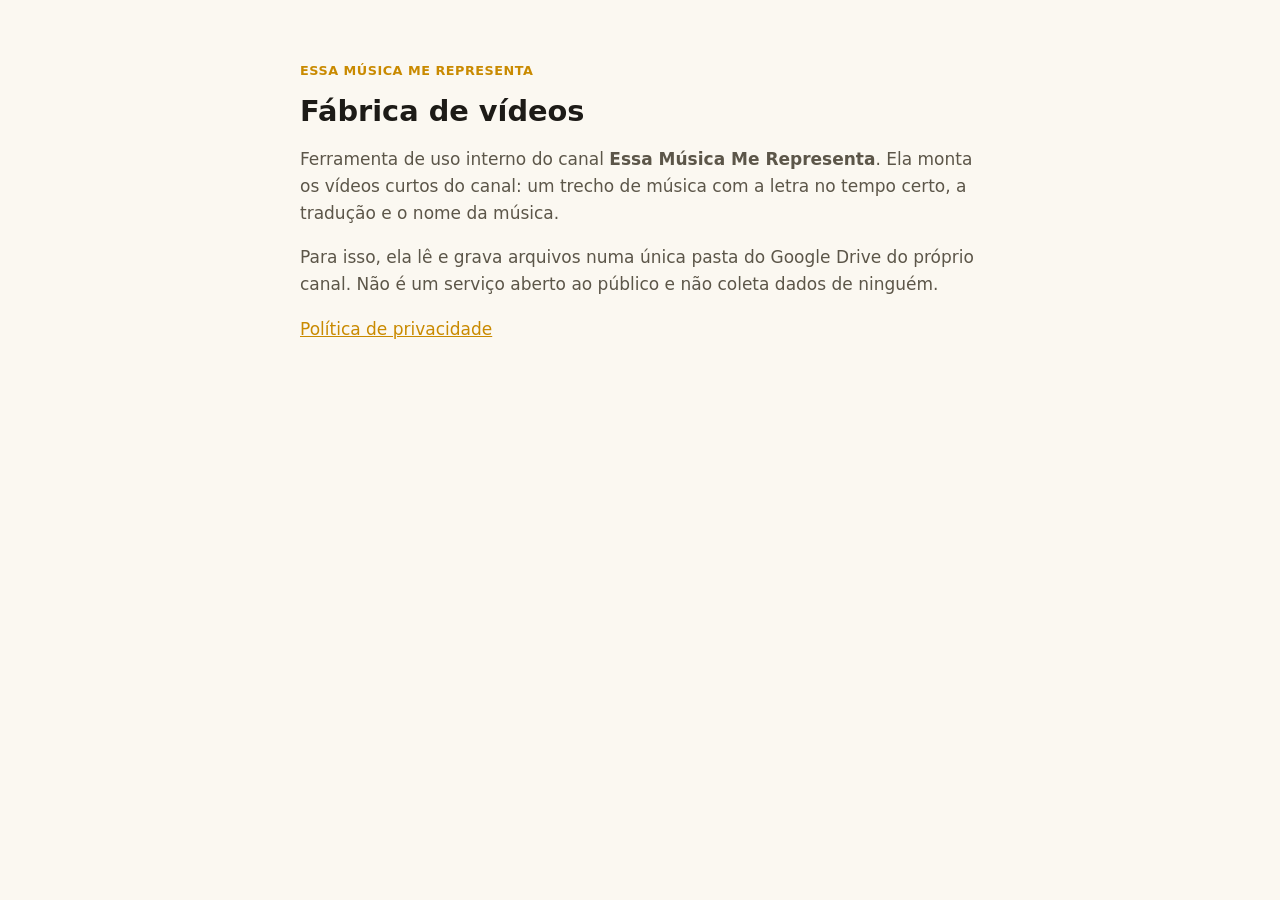
<file: index.html>
<!doctype html>
<html lang="pt-BR"><head><meta charset="utf-8"><meta name="viewport" content="width=device-width,initial-scale=1">
<title>Fábrica de vídeos</title><meta http-equiv="refresh" content="0; url=fabrica/"></head>
<body><p><a href="fabrica/">Fábrica de vídeos</a></p></body></html>
</file>
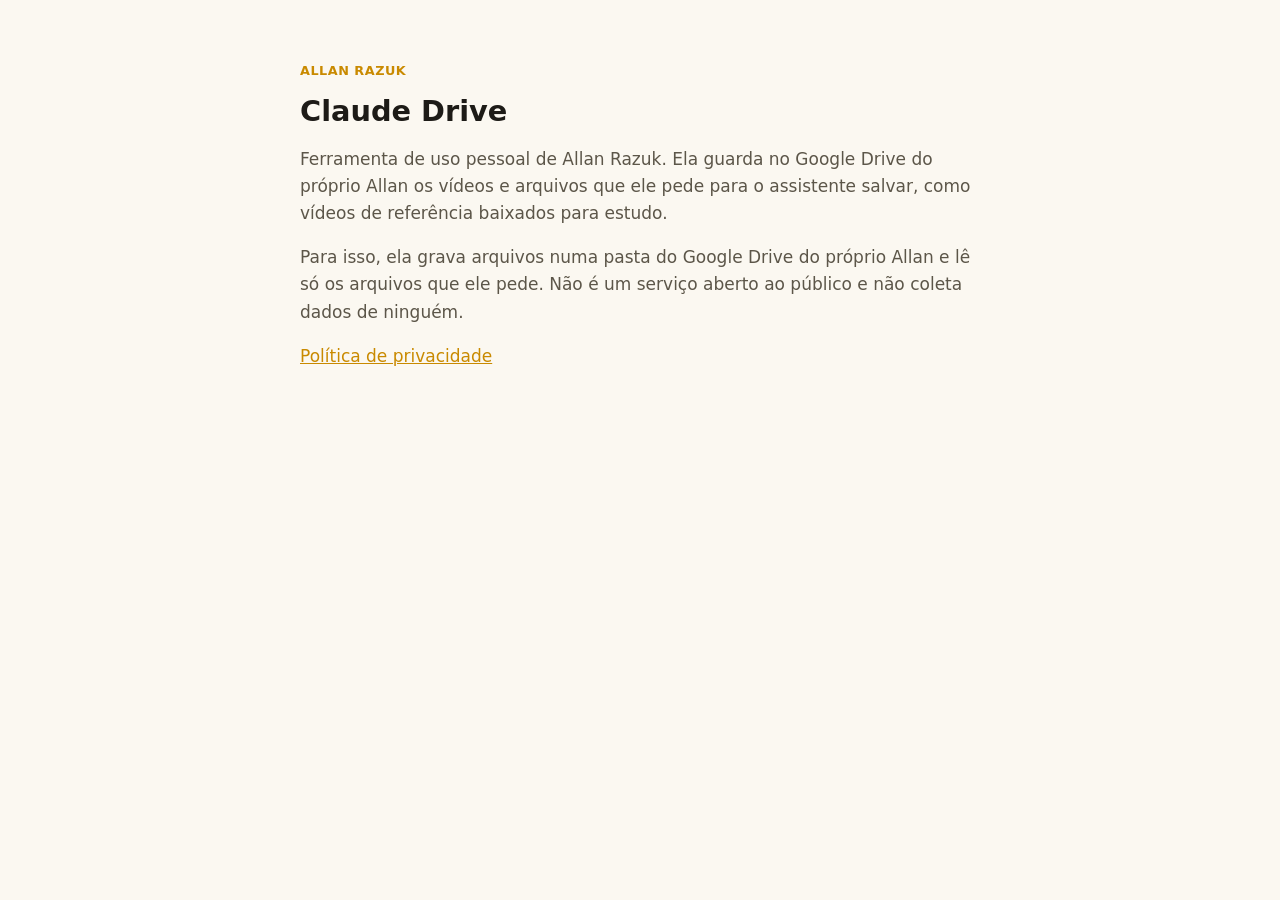
<file: claudedrive/index.html>
<!doctype html>
<html lang="pt-BR"><head><meta charset="utf-8"><meta name="viewport" content="width=device-width,initial-scale=1">
<title>Claude Drive</title><link rel="stylesheet" href="estilo.css"></head>
<body><main>
<p class="tag">Allan Razuk</p>
<h1>Claude Drive</h1>
<p>Ferramenta de uso pessoal de Allan Razuk. Ela guarda no Google Drive do próprio Allan os vídeos e arquivos que ele pede para o assistente salvar, como vídeos de referência baixados para estudo.</p>
<p>Para isso, ela grava arquivos numa pasta do Google Drive do próprio Allan e lê só os arquivos que ele pede. Não é um serviço aberto ao público e não coleta dados de ninguém.</p>
<p><a href="privacidade.html">Política de privacidade</a></p>
</main></body></html>
</file>
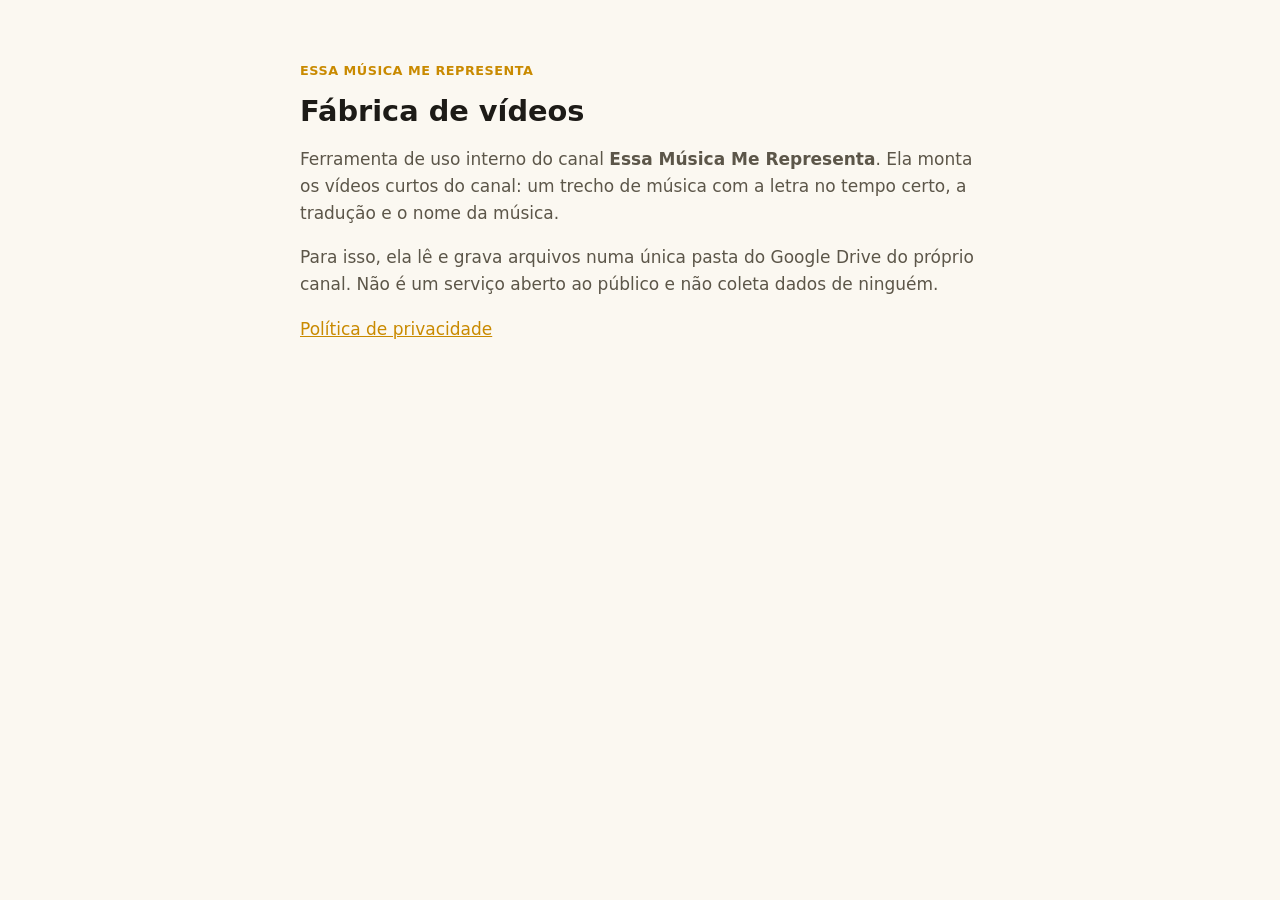
<file: fabrica/index.html>
<!doctype html>
<html lang="pt-BR"><head><meta charset="utf-8"><meta name="viewport" content="width=device-width,initial-scale=1">
<title>Fábrica de vídeos</title><link rel="stylesheet" href="estilo.css"></head>
<body><main>
<p class="tag">Essa Música Me Representa</p>
<h1>Fábrica de vídeos</h1>
<p>Ferramenta de uso interno do canal <strong>Essa Música Me Representa</strong>. Ela monta os vídeos curtos do canal: um trecho de música com a letra no tempo certo, a tradução e o nome da música.</p>
<p>Para isso, ela lê e grava arquivos numa única pasta do Google Drive do próprio canal. Não é um serviço aberto ao público e não coleta dados de ninguém.</p>
<p><a href="privacidade.html">Política de privacidade</a></p>
</main></body></html>
</file>
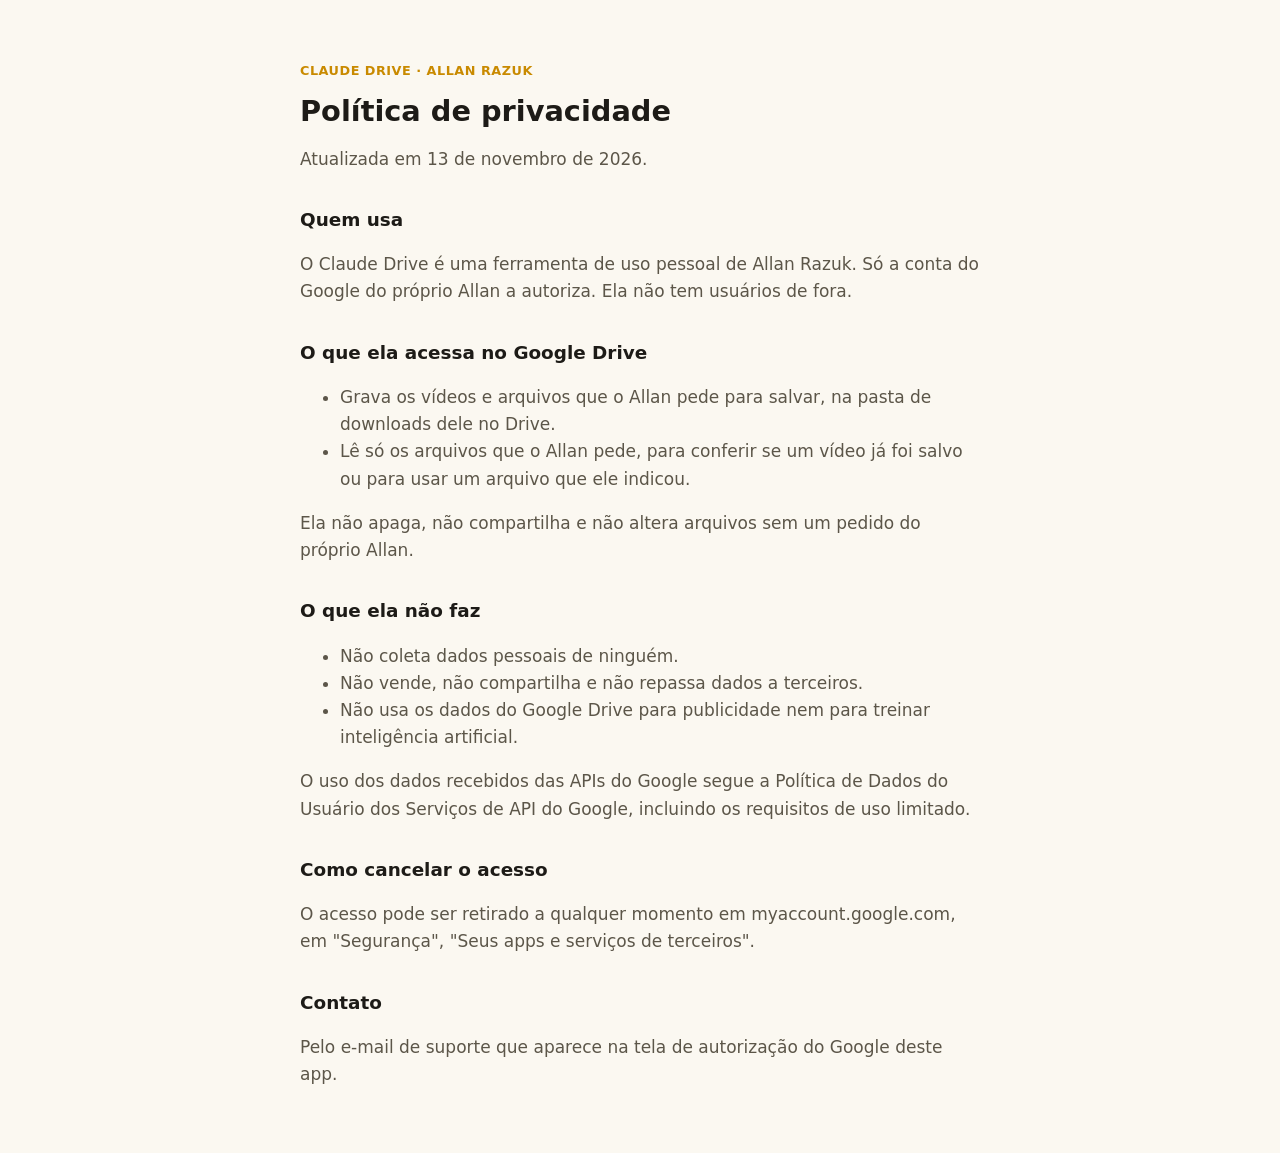
<file: claudedrive/privacidade.html>
<!doctype html>
<html lang="pt-BR"><head><meta charset="utf-8"><meta name="viewport" content="width=device-width,initial-scale=1">
<title>Política de privacidade</title><link rel="stylesheet" href="estilo.css"></head>
<body><main>
<p class="tag">Claude Drive · Allan Razuk</p>
<h1>Política de privacidade</h1>
<p>Atualizada em 13 de novembro de 2026.</p>
<h2>Quem usa</h2>
<p>O Claude Drive é uma ferramenta de uso pessoal de Allan Razuk. Só a conta do Google do próprio Allan a autoriza. Ela não tem usuários de fora.</p>
<h2>O que ela acessa no Google Drive</h2>
<ul>
<li>Grava os vídeos e arquivos que o Allan pede para salvar, na pasta de downloads dele no Drive.</li>
<li>Lê só os arquivos que o Allan pede, para conferir se um vídeo já foi salvo ou para usar um arquivo que ele indicou.</li>
</ul>
<p>Ela não apaga, não compartilha e não altera arquivos sem um pedido do próprio Allan.</p>
<h2>O que ela não faz</h2>
<ul>
<li>Não coleta dados pessoais de ninguém.</li>
<li>Não vende, não compartilha e não repassa dados a terceiros.</li>
<li>Não usa os dados do Google Drive para publicidade nem para treinar inteligência artificial.</li>
</ul>
<p>O uso dos dados recebidos das APIs do Google segue a Política de Dados do Usuário dos Serviços de API do Google, incluindo os requisitos de uso limitado.</p>
<h2>Como cancelar o acesso</h2>
<p>O acesso pode ser retirado a qualquer momento em myaccount.google.com, em "Segurança", "Seus apps e serviços de terceiros".</p>
<h2>Contato</h2>
<p>Pelo e-mail de suporte que aparece na tela de autorização do Google deste app.</p>
</main></body></html>
</file>
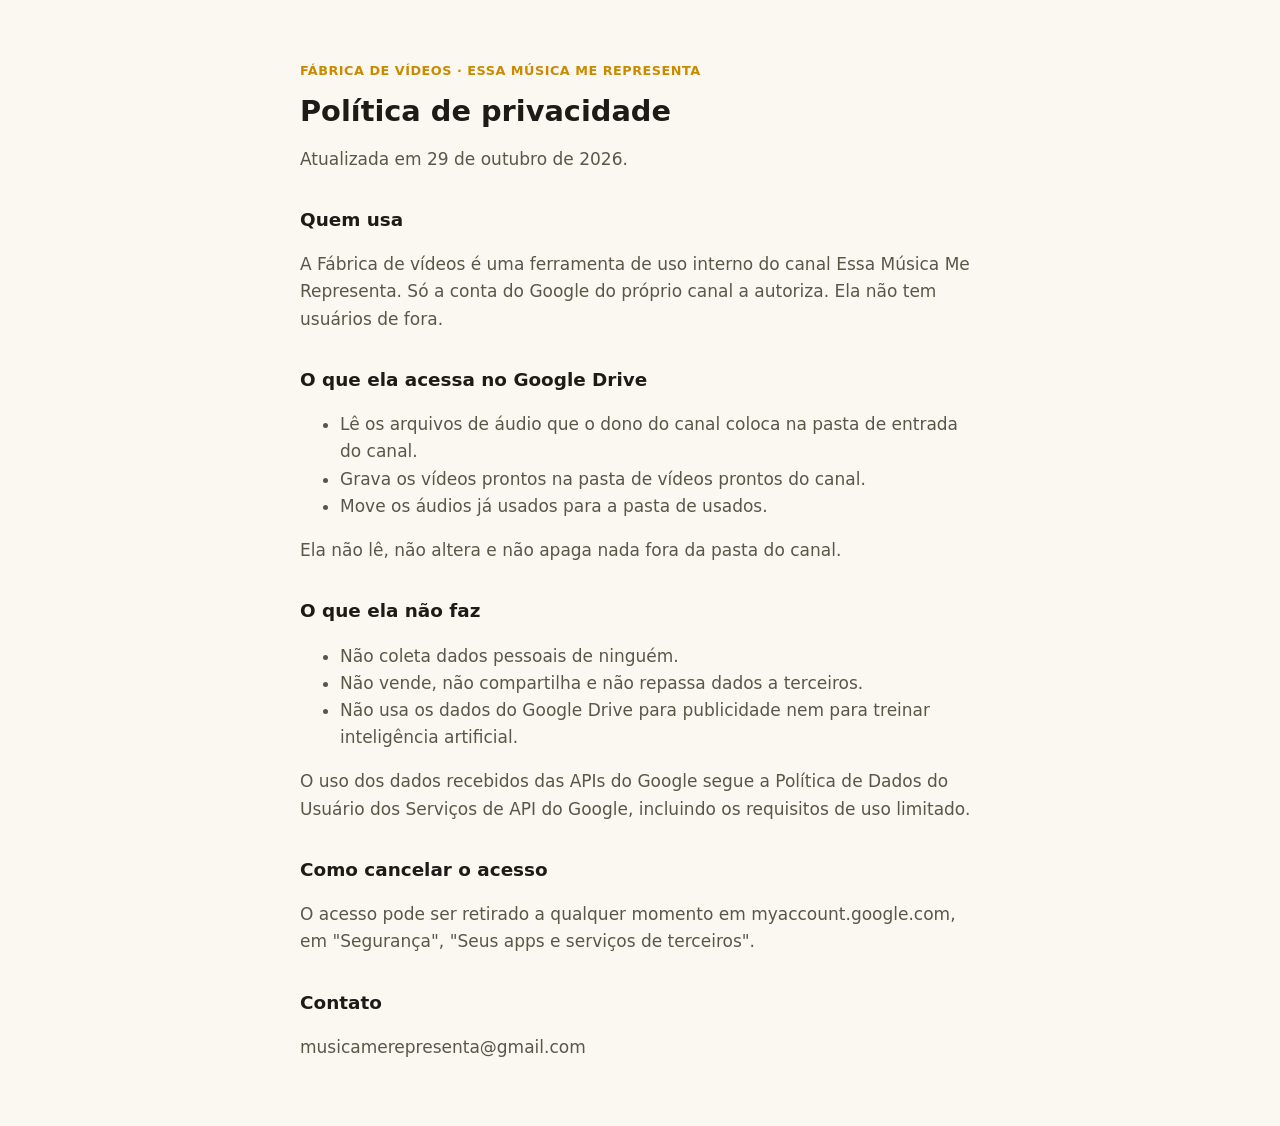
<file: fabrica/privacidade.html>
<!doctype html>
<html lang="pt-BR"><head><meta charset="utf-8"><meta name="viewport" content="width=device-width,initial-scale=1">
<title>Política de privacidade</title><link rel="stylesheet" href="estilo.css"></head>
<body><main>
<p class="tag">Fábrica de vídeos · Essa Música Me Representa</p>
<h1>Política de privacidade</h1>
<p>Atualizada em 29 de outubro de 2026.</p>
<h2>Quem usa</h2>
<p>A Fábrica de vídeos é uma ferramenta de uso interno do canal Essa Música Me Representa. Só a conta do Google do próprio canal a autoriza. Ela não tem usuários de fora.</p>
<h2>O que ela acessa no Google Drive</h2>
<ul>
<li>Lê os arquivos de áudio que o dono do canal coloca na pasta de entrada do canal.</li>
<li>Grava os vídeos prontos na pasta de vídeos prontos do canal.</li>
<li>Move os áudios já usados para a pasta de usados.</li>
</ul>
<p>Ela não lê, não altera e não apaga nada fora da pasta do canal.</p>
<h2>O que ela não faz</h2>
<ul>
<li>Não coleta dados pessoais de ninguém.</li>
<li>Não vende, não compartilha e não repassa dados a terceiros.</li>
<li>Não usa os dados do Google Drive para publicidade nem para treinar inteligência artificial.</li>
</ul>
<p>O uso dos dados recebidos das APIs do Google segue a Política de Dados do Usuário dos Serviços de API do Google, incluindo os requisitos de uso limitado.</p>
<h2>Como cancelar o acesso</h2>
<p>O acesso pode ser retirado a qualquer momento em myaccount.google.com, em "Segurança", "Seus apps e serviços de terceiros".</p>
<h2>Contato</h2>
<p>musicamerepresenta@gmail.com</p>
</main></body></html>
</file>
<file: claudedrive/estilo.css>
:root{--fundo:#fbf8f1;--texto:#1d1b17;--suave:#5c5649;--destaque:#c98a00}
@media (prefers-color-scheme:dark){:root{--fundo:#16140f;--texto:#f3eee2;--suave:#b8b09d;--destaque:#f5b400}}
body{margin:0;background:var(--fundo);color:var(--texto);font:17px/1.6 system-ui,-apple-system,"Segoe UI",sans-serif}
main{max-width:680px;margin:0 auto;padding:48px 16px}
h1{font-size:1.8rem;line-height:1.2;margin:0 0 8px}h2{font-size:1.15rem;margin:32px 0 6px}
p,li{color:var(--suave)}a{color:var(--destaque)}.tag{color:var(--destaque);font-weight:700;letter-spacing:.04em;text-transform:uppercase;font-size:.8rem}
</file>
<file: fabrica/estilo.css>
:root{--fundo:#fbf8f1;--texto:#1d1b17;--suave:#5c5649;--destaque:#c98a00}
@media (prefers-color-scheme:dark){:root{--fundo:#16140f;--texto:#f3eee2;--suave:#b8b09d;--destaque:#f5b400}}
body{margin:0;background:var(--fundo);color:var(--texto);font:17px/1.6 system-ui,-apple-system,"Segoe UI",sans-serif}
main{max-width:680px;margin:0 auto;padding:48px 16px}
h1{font-size:1.8rem;line-height:1.2;margin:0 0 8px}h2{font-size:1.15rem;margin:32px 0 6px}
p,li{color:var(--suave)}a{color:var(--destaque)}.tag{color:var(--destaque);font-weight:700;letter-spacing:.04em;text-transform:uppercase;font-size:.8rem}
</file>
